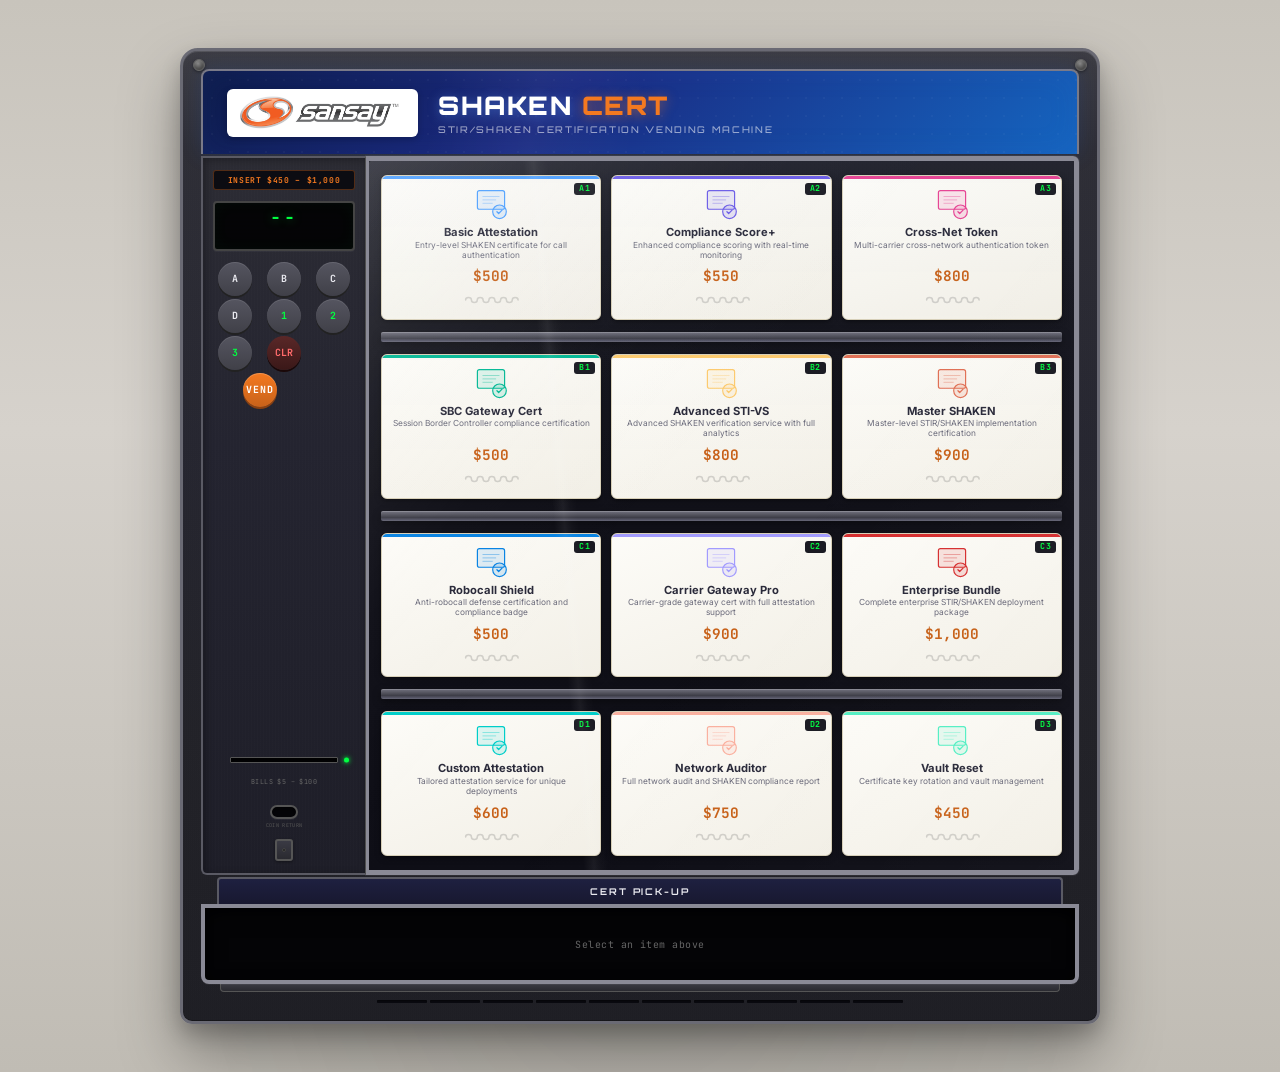
<file: index.html>
<!DOCTYPE html>
<html lang="en">
<head>
  <meta charset="UTF-8">
  <meta name="viewport" content="width=device-width, initial-scale=1.0">
  <title>Sansay SHAKEN Cert — Certification On Demand</title>
  <meta name="description" content="Get your STIR/SHAKEN certifications from the Sansay vending machine. Certification boosts on demand!">
  <link rel="preconnect" href="https://fonts.googleapis.com">
  <link rel="preconnect" href="https://fonts.gstatic.com" crossorigin>
  <link href="https://fonts.googleapis.com/css2?family=Inter:wght@400;500;600;700&family=JetBrains+Mono:wght@400;500;700&family=Orbitron:wght@500;700;900&display=swap" rel="stylesheet">
  <link rel="stylesheet" href="css/styles.css">
</head>
<body>
  <div class="page-bg">
    <div class="machine-outer" id="machine">

      <!-- ===== MARQUEE / TOP SIGNAGE ===== -->
      <header class="machine-marquee">
        <img src="assets/sansay-logo.jpg" alt="Sansay" class="marquee-logo">
        <div class="marquee-text">
          <h1>SHAKEN <span>CERT</span></h1>
          <p>STIR/SHAKEN Certification Vending Machine</p>
        </div>
      </header>

      <!-- ===== MACHINE CABINET ===== -->
      <div class="machine-cabinet">

        <!-- CONTROL PANEL (left on desktop, bottom on mobile) -->
        <aside class="control-panel">
          <div class="insert-label">INSERT $450 – $1,000</div>

          <div class="led-display">
            <div class="display-code" id="displayCode">--</div>
            <div class="display-price" id="displayPrice">&nbsp;</div>
          </div>

          <div class="keypad" id="keypad">
            <button data-key="A" class="key-letter">A</button>
            <button data-key="B" class="key-letter">B</button>
            <button data-key="C" class="key-letter">C</button>
            <button data-key="D" class="key-letter">D</button>
            <button data-key="1" class="key-number">1</button>
            <button data-key="2" class="key-number">2</button>
            <button data-key="3" class="key-number">3</button>
            <button data-key="clear" class="key-action key-clear">CLR</button>
            <button data-key="select" class="key-action key-select">VEND</button>
          </div>

          <div class="bill-slot">
            <div class="bill-slot-opening"></div>
            <span>BILLS $5 – $100</span>
          </div>

          <div class="coin-return"></div>

          <div class="panel-lock" aria-hidden="true"></div>
        </aside>

        <!-- GLASS DOOR (right on desktop, top on mobile) -->
        <main class="glass-door">
          <div class="glass-frame">
            <div class="glass-surface">
              <div class="items-grid" id="itemsGrid">
                <!-- Rendered by vending.js -->
              </div>
            </div>
            <!-- Glass reflection overlays -->
            <div class="glass-reflection"></div>
            <div class="glass-shine"></div>
          </div>
        </main>

      </div>

      <!-- ===== PICKUP TRAY ===== -->
      <div class="pickup-tray">
        <div class="tray-label">CERT PICK-UP</div>
        <div class="tray-area" id="trayArea">
          <div class="tray-instruction" id="trayInstruction">Select an item above</div>
        </div>
        <div class="tray-flap"></div>
      </div>

      <!-- Ventilation grille -->
      <div class="machine-vent" aria-hidden="true">
        <span></span><span></span><span></span><span></span><span></span>
        <span></span><span></span><span></span><span></span><span></span>
      </div>

    </div>
  </div>

  <script src="https://cdnjs.cloudflare.com/ajax/libs/gsap/3.12.5/gsap.min.js"></script>
  <script src="js/vending.js"></script>
</body>
</html>
</file>
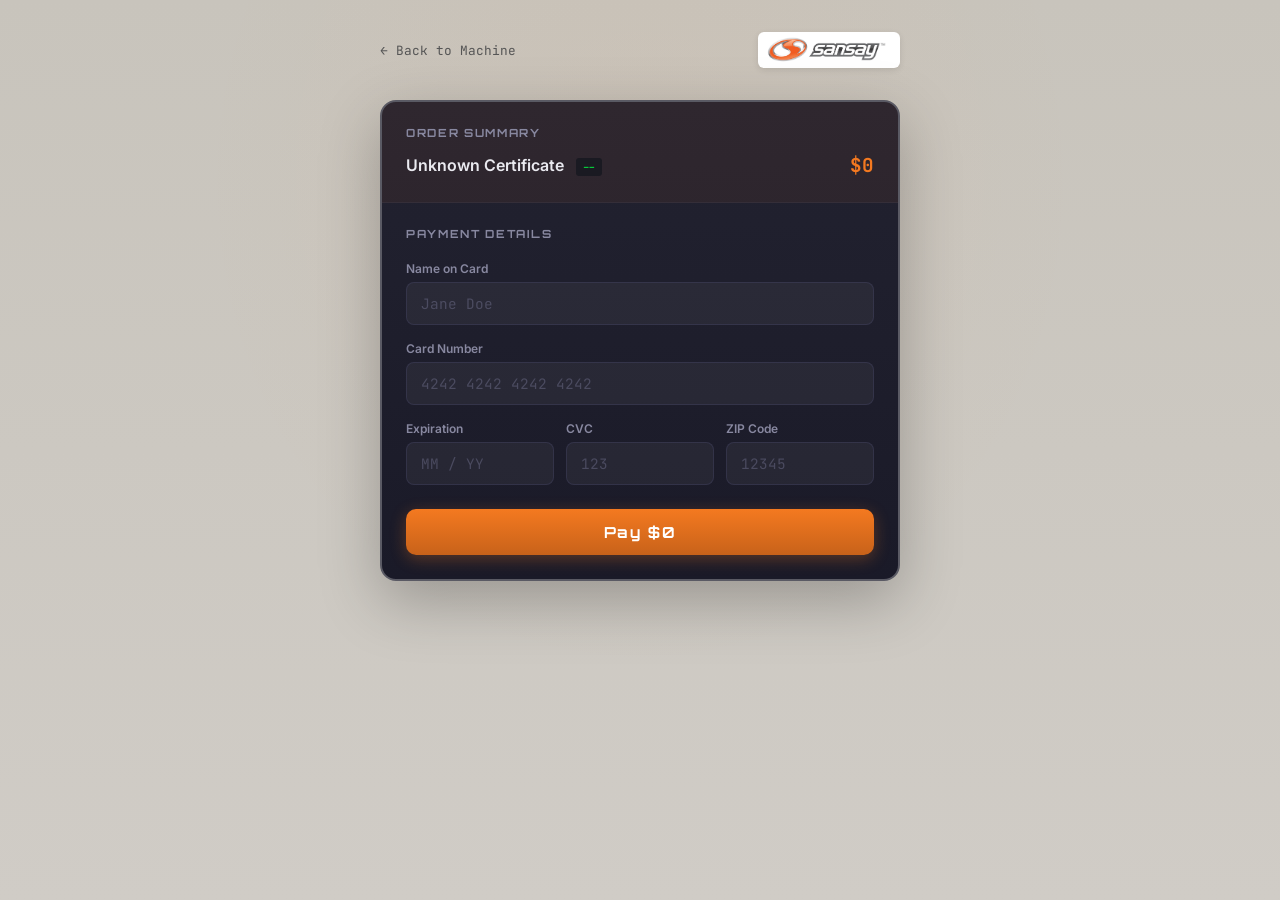
<file: checkout.html>
<!DOCTYPE html>
<html lang="en">
<head>
  <meta charset="UTF-8">
  <meta name="viewport" content="width=device-width, initial-scale=1.0">
  <title>Checkout — Sansay SHAKEN Cert</title>
  <link rel="preconnect" href="https://fonts.googleapis.com">
  <link rel="preconnect" href="https://fonts.gstatic.com" crossorigin>
  <link href="https://fonts.googleapis.com/css2?family=Inter:wght@400;500;600;700&family=JetBrains+Mono:wght@400;500;700&family=Orbitron:wght@500;700;900&display=swap" rel="stylesheet">
  <link rel="stylesheet" href="css/styles.css">
</head>
<body>
  <div class="checkout-page">

    <header class="checkout-header">
      <a href="index.html" class="back-link">&larr; Back to Machine</a>
      <img src="assets/sansay-logo.jpg" alt="Sansay" class="checkout-logo">
    </header>

    <main class="checkout-main">
      <div class="checkout-card">

        <!-- Order Summary -->
        <div class="order-summary">
          <h2>Order Summary</h2>
          <div class="order-item">
            <span>
              <span class="order-name" id="orderName">—</span>
              <span class="order-slot" id="orderSlot">--</span>
            </span>
            <span class="order-price" id="orderPrice">$0</span>
          </div>
        </div>

        <!-- Payment Form -->
        <form id="paymentForm" class="payment-form" autocomplete="off" novalidate>
          <h2>Payment Details</h2>

          <div class="form-group">
            <label for="cardName">Name on Card</label>
            <input type="text" id="cardName" placeholder="Jane Doe" required>
          </div>

          <div class="form-group">
            <label for="cardNumber">Card Number</label>
            <input type="text" id="cardNumber" inputmode="numeric" placeholder="4242 4242 4242 4242" maxlength="19" required>
          </div>

          <div class="form-row">
            <div class="form-group">
              <label for="cardExpiry">Expiration</label>
              <input type="text" id="cardExpiry" inputmode="numeric" placeholder="MM / YY" maxlength="7" required>
            </div>
            <div class="form-group">
              <label for="cardCvc">CVC</label>
              <input type="text" id="cardCvc" inputmode="numeric" placeholder="123" maxlength="4" required>
            </div>
            <div class="form-group">
              <label for="cardZip">ZIP Code</label>
              <input type="text" id="cardZip" inputmode="numeric" placeholder="12345" maxlength="10" required>
            </div>
          </div>

          <button type="submit" class="pay-button" id="payButton">
            Pay <span id="payAmount">$0</span>
          </button>
        </form>

        <!-- Success State -->
        <div class="success-message" id="successMessage">
          <div class="success-icon">
            <svg viewBox="0 0 24 24" fill="none" stroke="currentColor" stroke-width="2.5" stroke-linecap="round" stroke-linejoin="round">
              <path d="M20 6L9 17l-5-5"/>
            </svg>
          </div>
          <h2>Mock Purchase Complete!</h2>
          <p>This is a demo — no payment was processed.</p>
          <a href="index.html" class="back-button">Back to Vending Machine</a>
        </div>

      </div>
    </main>
  </div>

  <script src="js/checkout.js"></script>
</body>
</html>
</file>
<file: css/styles.css>
/* ============================================
   SANSAY SHAKEN CERT — Vending Machine UI
   V3: Warmer, lighter, more physical machine feel
   ============================================ */

:root {
  --sansay-orange: #F47920;
  --sansay-orange-light: #ff9a4a;
  --sansay-orange-dark: #c8621a;

  /* Machine body — warm charcoal metals */
  --frame-chrome: #8a8a96;
  --frame-light: #5a5a64;
  --frame-mid: #3a3a42;
  --frame-dark: #2a2a30;
  --frame-body: #222228;

  /* Interior */
  --interior-bg: #14141c;
  --interior-lit: #1a1a24;

  /* LED */
  --led-green: #00ff41;
  --led-amber: #ffb000;

  /* Certificates */
  --cert-bg: #fdfcf8;
  --cert-border: #d8d0b8;

  /* Text */
  --text-light: #eaeaf0;
  --text-muted: #8888a0;
  --success-green: #22c55e;

  /* Fonts */
  --font-display: 'Orbitron', sans-serif;
  --font-body: 'Inter', sans-serif;
  --font-mono: 'JetBrains Mono', monospace;
}

/* --- Reset --- */
*, *::before, *::after { box-sizing: border-box; margin: 0; padding: 0; }
html { font-size: 16px; -webkit-font-smoothing: antialiased; }
body {
  font-family: var(--font-body);
  color: var(--text-light);
  background: #d6d2cc;
  min-height: 100vh;
  overflow-x: hidden;
}

/* =============================================
   PAGE — like a well-lit lobby / showroom floor
   ============================================= */
.page-bg {
  width: 100%;
  min-height: 100vh;
  padding: 3rem 1.5rem;
  display: flex;
  align-items: center;
  justify-content: center;
  /* Warm, neutral room background */
  background:
    radial-gradient(ellipse at 50% 80%, rgba(0,0,0,0.08) 0%, transparent 50%),
    linear-gradient(180deg, #c8c4bc 0%, #d6d2cc 40%, #c0bcb4 100%);
}

/* =============================================
   MACHINE OUTER — the full physical cabinet
   ============================================= */
.machine-outer {
  width: 100%;
  max-width: 880px;
  /* Thick metallic cabinet body with brushed texture */
  background:
    /* Brushed metal vertical lines */
    repeating-linear-gradient(
      90deg,
      rgba(255,255,255,0.01) 0px,
      transparent 1px,
      transparent 2px
    ),
    linear-gradient(180deg, #3c3c44 0%, #2e2e36 10%, #262630 40%, #222228 70%, #1e1e24 100%);
  border-radius: 18px 18px 12px 12px;
  /* Chrome trim on outside edge */
  border: 3px solid #6a6a74;
  box-shadow:
    /* Floor shadow */
    0 30px 60px rgba(0, 0, 0, 0.35),
    0 10px 20px rgba(0, 0, 0, 0.2),
    /* Chrome highlight on top edge */
    inset 0 1px 0 rgba(255,255,255,0.12),
    inset 0 -1px 0 rgba(0,0,0,0.3);
  /* Visible padding = the cabinet body around the inner components */
  padding: 16px;
  position: relative;
}

/* Corner screws */
.machine-outer::before,
.machine-outer::after {
  content: '';
  position: absolute;
  width: 12px;
  height: 12px;
  border-radius: 50%;
  background: radial-gradient(circle at 40% 35%, #888 0%, #555 50%, #333 100%);
  border: 1px solid #666;
  z-index: 20;
  box-shadow: inset 0 1px 2px rgba(255,255,255,0.2), 0 1px 3px rgba(0,0,0,0.4);
}
.machine-outer::before { top: 8px; left: 10px; }
.machine-outer::after  { top: 8px; right: 10px; }

/* =====================
   MARQUEE / TOP SIGNAGE
   ===================== */
.machine-marquee {
  position: relative;
  background: linear-gradient(135deg, #0d1b4a 0%, #1a2980 40%, #1565c0 100%);
  padding: 1.1rem 1.5rem;
  border-radius: 8px 8px 0 0;
  display: flex;
  align-items: center;
  gap: 1.25rem;
  overflow: hidden;
  /* Chrome trim around marquee */
  border: 2px solid #7a7a88;
  border-bottom: none;
  /* Internal signage glow */
  box-shadow:
    0 0 20px rgba(30, 80, 180, 0.2),
    inset 0 0 30px rgba(50, 100, 200, 0.1);
}

.machine-marquee::before {
  content: '';
  position: absolute;
  inset: 0;
  background-image: radial-gradient(circle, rgba(255,255,255,0.03) 1px, transparent 1px);
  background-size: 18px 18px;
  pointer-events: none;
}

.machine-marquee::after {
  content: '';
  position: absolute;
  top: 0; left: -50%; width: 200%; height: 100%;
  background: linear-gradient(100deg, transparent 38%, rgba(255,255,255,0.04) 44%, transparent 50%);
  animation: marquee-shimmer 5s ease-in-out infinite;
  pointer-events: none;
}

.marquee-logo {
  height: 48px;
  width: auto;
  background: #fff;
  padding: 5px 10px;
  border-radius: 6px;
  flex-shrink: 0;
  position: relative;
  z-index: 1;
  box-shadow: 0 2px 6px rgba(0,0,0,0.2);
}

.marquee-text { position: relative; z-index: 1; }

.marquee-text h1 {
  font-family: var(--font-display);
  font-weight: 900;
  font-size: 1.6rem;
  letter-spacing: 0.06em;
  color: #fff;
  text-shadow: 0 2px 12px rgba(100, 160, 255, 0.4);
  line-height: 1.1;
}

.marquee-text h1 span {
  color: var(--sansay-orange);
  text-shadow: 0 2px 12px rgba(244, 121, 32, 0.5);
}

.marquee-text p {
  font-family: var(--font-display);
  font-size: 0.58rem;
  font-weight: 500;
  letter-spacing: 0.18em;
  text-transform: uppercase;
  color: rgba(255,255,255,0.55);
  margin-top: 0.3rem;
}

/* =====================
   MACHINE CABINET BODY
   ===================== */
.machine-cabinet {
  display: flex;
  min-height: 480px;
  /* Slight gap from marquee to show the frame */
  margin-top: 2px;
  position: relative;
}

/* =====================
   CONTROL PANEL (left)
   ===================== */
.control-panel {
  width: 155px;
  flex-shrink: 0;
  background:
    /* Brushed metal texture */
    repeating-linear-gradient(
      90deg,
      rgba(255,255,255,0.015) 0px,
      transparent 1px,
      transparent 3px
    ),
    linear-gradient(180deg, #2c2c34 0%, #242430 40%, #1e1e28 100%);
  padding: 0.75rem 0.6rem;
  display: flex;
  flex-direction: column;
  gap: 0.65rem;
  /* Recessed panel look with chrome border */
  border: 2px solid #5a5a64;
  border-right: 1px solid #444;
  border-radius: 0 0 0 6px;
  box-shadow: inset 2px 2px 8px rgba(0,0,0,0.3);
}

.insert-label {
  font-family: var(--font-mono);
  font-size: 0.5rem;
  font-weight: 700;
  letter-spacing: 0.08em;
  color: var(--sansay-orange);
  background: #0c0c12;
  padding: 0.25rem 0.35rem;
  border-radius: 3px;
  text-align: center;
  border: 1px solid rgba(244, 121, 32, 0.3);
}

/* LED Display */
.led-display {
  background: #040406;
  border: 2px solid #444;
  border-radius: 4px;
  padding: 0.4rem;
  text-align: center;
  position: relative;
  overflow: hidden;
  box-shadow: inset 0 0 16px rgba(0, 255, 65, 0.04), 0 1px 0 rgba(255,255,255,0.04);
}

.led-display::before {
  content: '';
  position: absolute;
  inset: 0;
  background: repeating-linear-gradient(0deg, transparent, transparent 2px, rgba(0,0,0,0.1) 2px, rgba(0,0,0,0.1) 4px);
  pointer-events: none;
  z-index: 1;
}

.display-code {
  font-family: var(--font-mono);
  font-size: 1.15rem;
  font-weight: 700;
  color: var(--led-green);
  text-shadow: 0 0 10px rgba(0, 255, 65, 0.5);
  letter-spacing: 0.15em;
  line-height: 1;
  position: relative;
  z-index: 2;
}

.display-price {
  font-family: var(--font-mono);
  font-size: 0.62rem;
  color: var(--led-amber);
  text-shadow: 0 0 8px rgba(255, 176, 0, 0.4);
  margin-top: 0.15rem;
  min-height: 1em;
  position: relative;
  z-index: 2;
}

/* Keypad */
.keypad {
  display: grid;
  grid-template-columns: repeat(3, 1fr);
  gap: 3px;
}

.keypad button {
  font-family: var(--font-mono);
  font-size: 0.58rem;
  font-weight: 700;
  border: none;
  border-radius: 50%;
  width: 32px;
  height: 32px;
  padding: 0;
  cursor: pointer;
  transition: all 0.1s ease;
  text-transform: uppercase;
  justify-self: center;
  display: flex;
  align-items: center;
  justify-content: center;
}

.key-letter {
  background: linear-gradient(180deg, #555560, #404048);
  color: var(--text-light);
  border: 1px solid #666;
  box-shadow: 0 2px 0 #222, inset 0 1px 0 rgba(255,255,255,0.1);
}

.key-number {
  background: linear-gradient(180deg, #555560, #404048);
  color: var(--led-green);
  border: 1px solid #666;
  box-shadow: 0 2px 0 #222, inset 0 1px 0 rgba(255,255,255,0.1);
}

.key-clear {
  background: linear-gradient(180deg, #5a2828, #3a1818);
  color: #ff6b6b;
  border: 1px solid rgba(180, 60, 60, 0.4);
  box-shadow: 0 2px 0 #1a0808;
}

.key-select {
  grid-column: span 2;
  border-radius: 14px;
  width: auto;
  height: 30px;
  background: linear-gradient(180deg, var(--sansay-orange), var(--sansay-orange-dark));
  color: #fff;
  font-size: 0.6rem;
  letter-spacing: 0.1em;
  border: 1px solid rgba(255, 160, 60, 0.5);
  box-shadow: 0 2px 0 #8a4010, inset 0 1px 0 rgba(255,255,255,0.2);
}

.keypad button:hover { filter: brightness(1.15); }
.keypad button:active { transform: translateY(2px); box-shadow: none; }

/* Bill Slot */
.bill-slot { margin-top: auto; text-align: center; }

.bill-slot-opening {
  width: 75%;
  height: 6px;
  margin: 0 auto 0.3rem;
  background: #020204;
  border: 1px solid #555;
  border-radius: 1px;
  box-shadow: inset 0 2px 6px rgba(0,0,0,0.8);
  position: relative;
}

/* Green LED indicator light next to bill slot */
.bill-slot-opening::after {
  content: '';
  position: absolute;
  right: -12px;
  top: 50%;
  transform: translateY(-50%);
  width: 5px;
  height: 5px;
  border-radius: 50%;
  background: var(--led-green);
  box-shadow: 0 0 4px var(--led-green), 0 0 8px rgba(0, 255, 65, 0.3);
  animation: pulse-led 2s ease-in-out infinite;
}

.bill-slot span {
  font-family: var(--font-mono);
  font-size: 0.42rem;
  color: #666;
  letter-spacing: 0.06em;
}

/* Coin Return */
.coin-return {
  width: 28px;
  height: 14px;
  margin: 0.4rem auto 0;
  background: #050508;
  border: 2px solid #555;
  border-radius: 10px;
  box-shadow: inset 0 2px 4px rgba(0,0,0,0.6), 0 1px 0 rgba(255,255,255,0.05);
  position: relative;
}

/* Small label below coin return */
.coin-return::after {
  content: 'COIN RETURN';
  position: absolute;
  bottom: -12px;
  left: 50%;
  transform: translateX(-50%);
  font-family: var(--font-mono);
  font-size: 0.32rem;
  color: #555;
  letter-spacing: 0.06em;
  white-space: nowrap;
}

/* Lock / handle detail at bottom of panel */
.panel-lock {
  width: 18px;
  height: 22px;
  margin: 0.6rem auto 0;
  border: 2px solid #555;
  border-radius: 3px;
  background: linear-gradient(180deg, #3a3a44, #2a2a30);
  position: relative;
  box-shadow: 0 1px 3px rgba(0,0,0,0.4);
}
.panel-lock::before {
  content: '';
  position: absolute;
  top: 50%;
  left: 50%;
  transform: translate(-50%, -50%);
  width: 4px;
  height: 4px;
  border-radius: 50%;
  background: #222;
  border: 1px solid #444;
}

@keyframes pulse-led {
  0%, 100% { opacity: 1; }
  50% { opacity: 0.5; }
}

/* ===================================================
   GLASS DOOR — main product display
   =================================================== */
.glass-door {
  flex: 1;
  padding: 0;
  position: relative;
}

/* Chrome frame around the glass pane */
.glass-frame {
  position: relative;
  height: 100%;
  border: 5px solid var(--frame-chrome);
  border-left: 3px solid var(--frame-chrome);
  border-radius: 0 6px 6px 0;
  overflow: hidden;
  box-shadow:
    inset 0 0 0 1px rgba(0,0,0,0.3),
    0 0 0 1px rgba(255,255,255,0.06),
    inset 0 0 20px rgba(0,0,0,0.2);
}

/* Interior — lit from inside like a real machine */
.glass-surface {
  position: relative;
  z-index: 1;
  height: 100%;
  background:
    /* Top fluorescent light glow */
    linear-gradient(180deg,
      rgba(200, 210, 240, 0.06) 0%,
      rgba(200, 210, 240, 0.02) 8%,
      transparent 20%
    ),
    /* Base interior color */
    linear-gradient(180deg, #16161e, #12121a, #0e0e16);
  padding: 0.85rem 0.75rem;
  overflow-y: auto;
}

/* === GLASS REFLECTION — the key "behind glass" effect === */
.glass-reflection {
  position: absolute;
  inset: 0;
  z-index: 5;
  pointer-events: none;
  border-radius: 2px;
  /* Strong diagonal reflection band */
  background:
    /* Primary reflection — bright diagonal */
    linear-gradient(
      130deg,
      rgba(255,255,255,0.14) 0%,
      rgba(255,255,255,0.06) 15%,
      rgba(255,255,255,0.01) 30%,
      transparent 45%,
      transparent 55%,
      rgba(255,255,255,0.01) 70%,
      rgba(255,255,255,0.03) 100%
    ),
    /* Subtle overall glass tint */
    linear-gradient(180deg, rgba(180, 210, 255, 0.03), transparent 50%);
}

/* Thin bright reflection streak */
.glass-shine {
  position: absolute;
  top: -80%;
  left: 18%;
  width: 25%;
  height: 280%;
  z-index: 6;
  pointer-events: none;
  background: linear-gradient(
    to bottom right,
    transparent 43%,
    rgba(255,255,255,0.06) 46%,
    rgba(255,255,255,0.02) 48%,
    transparent 50%
  );
  transform: rotate(-10deg);
}

/* =====================
   ITEMS GRID
   ===================== */
.items-grid {
  display: grid;
  grid-template-columns: repeat(3, 1fr);
  gap: 0.65rem;
  position: relative;
}

/* =====================
   SHELF DIVIDERS — thick metal shelves
   ===================== */
.shelf-row {
  grid-column: 1 / -1;
  height: 10px;
  background: linear-gradient(
    180deg,
    #7a7a86 0%,
    #666672 15%,
    #4e4e58 45%,
    #3e3e48 65%,
    #58586a 90%,
    #6a6a78 100%
  );
  border-radius: 2px;
  box-shadow:
    0 3px 8px rgba(0,0,0,0.4),
    inset 0 1px 0 rgba(255,255,255,0.15);
  margin: 0.1rem 0;
}

/* =====================
   ITEM CARDS — certificates on shelves
   ===================== */
.item-card {
  background: linear-gradient(160deg, var(--cert-bg) 0%, #f2efe6 100%);
  border: 1px solid var(--cert-border);
  border-radius: 6px;
  padding: 0.65rem 0.5rem 0.5rem;
  cursor: pointer;
  position: relative;
  transition: transform 0.2s ease, box-shadow 0.2s ease;
  display: flex;
  flex-direction: column;
  align-items: center;
  text-align: center;
  overflow: hidden;
  z-index: 2;
  box-shadow: 0 2px 6px rgba(0,0,0,0.35), 0 1px 2px rgba(0,0,0,0.2);
}

.item-card::before {
  content: '';
  position: absolute;
  top: 0; left: 0; right: 0;
  height: 3px;
  background: var(--item-accent, var(--sansay-orange));
  border-radius: 6px 6px 0 0;
}

.item-card:hover {
  transform: translateY(-2px) scale(1.03);
  box-shadow:
    0 8px 20px rgba(0, 0, 0, 0.4),
    0 0 0 1.5px var(--item-accent, var(--sansay-orange)),
    0 0 12px color-mix(in srgb, var(--item-accent, var(--sansay-orange)) 25%, transparent);
  z-index: 4;
}

.item-card.selected {
  box-shadow:
    0 0 0 2px var(--sansay-orange),
    0 0 20px rgba(244, 121, 32, 0.35);
  z-index: 4;
}

.item-slot-code {
  position: absolute;
  top: 7px;
  right: 5px;
  font-family: var(--font-mono);
  font-size: 0.52rem;
  font-weight: 700;
  color: var(--led-green);
  background: #1a1a22;
  padding: 1px 5px;
  border-radius: 3px;
  letter-spacing: 0.05em;
  line-height: 1.2;
}

.item-cert-icon {
  width: 30px;
  height: 30px;
  margin-bottom: 0.25rem;
  color: var(--item-accent, var(--sansay-orange));
  flex-shrink: 0;
}
.item-cert-icon svg { width: 100%; height: 100%; }

.item-name {
  font-family: var(--font-body);
  font-weight: 700;
  font-size: 0.65rem;
  color: #2a2a3a;
  line-height: 1.15;
  margin-bottom: 0.12rem;
}

.item-desc {
  font-size: 0.5rem;
  color: #6a6a7a;
  line-height: 1.2;
  margin-bottom: 0.35rem;
}

.item-price {
  font-family: var(--font-mono);
  font-weight: 700;
  font-size: 0.9rem;
  color: var(--sansay-orange-dark);
  margin-top: auto;
}

.item-coil {
  width: 70%;
  margin-top: 0.25rem;
  opacity: 0.22;
}
.item-coil svg { width: 100%; height: 10px; }

/* =====================
   PICKUP TRAY
   ===================== */
.pickup-tray {
  margin-top: 2px;
  position: relative;
}

.tray-label {
  font-family: var(--font-display);
  font-size: 0.58rem;
  font-weight: 700;
  letter-spacing: 0.2em;
  color: var(--text-light);
  text-align: center;
  padding: 0.45rem;
  background: linear-gradient(180deg, #1e2040, #181830);
  border: 2px solid #5a5a64;
  border-bottom: none;
  margin: 0 1rem;
  border-radius: 4px 4px 0 0;
}

.tray-area {
  min-height: 80px;
  background: #040406;
  border: 4px solid var(--frame-chrome);
  border-radius: 0 0 8px 8px;
  display: flex;
  align-items: center;
  justify-content: center;
  box-shadow:
    inset 0 6px 20px rgba(0,0,0,0.6),
    inset 0 -2px 8px rgba(0,0,0,0.3),
    0 1px 0 rgba(255,255,255,0.05);
  position: relative;
  overflow: hidden;
}

.tray-instruction {
  font-family: var(--font-mono);
  font-size: 0.62rem;
  color: #666;
  letter-spacing: 0.05em;
  animation: pulse-text 2s ease-in-out infinite;
}

.tray-cert {
  display: flex;
  align-items: center;
  gap: 1rem;
  background: linear-gradient(135deg, var(--cert-bg), #f0ece2);
  border: 1px solid var(--cert-border);
  border-radius: 8px;
  padding: 0.65rem 1rem;
  cursor: pointer;
  transition: transform 0.2s ease;
  max-width: 90%;
  box-shadow: 0 4px 14px rgba(0,0,0,0.3);
}

.tray-cert:hover { transform: scale(1.03); }

.tray-cert-name {
  font-weight: 700;
  font-size: 0.78rem;
  color: #2a2a3a;
}

.tray-cert-price {
  font-family: var(--font-mono);
  font-weight: 700;
  font-size: 0.82rem;
  color: var(--sansay-orange-dark);
}

.tray-cert-action {
  font-family: var(--font-mono);
  font-size: 0.52rem;
  font-weight: 700;
  color: var(--sansay-orange);
  letter-spacing: 0.08em;
  animation: pulse-text 1.5s ease-in-out infinite;
  white-space: nowrap;
}

.tray-flap {
  height: 8px;
  margin: 0 1.2rem;
  background: linear-gradient(180deg, var(--frame-mid), var(--frame-dark));
  border-radius: 0 0 4px 4px;
  border: 1px solid #555;
  border-top: none;
}

/* Ventilation grille at bottom of machine */
.machine-vent {
  display: flex;
  justify-content: center;
  gap: 3px;
  margin-top: 8px;
  padding: 0 20%;
}
.machine-vent span {
  flex: 1;
  height: 3px;
  background: #0a0a10;
  border-radius: 1px;
  box-shadow: inset 0 1px 2px rgba(0,0,0,0.5);
}

/* =====================
   CHECKOUT PAGE
   ===================== */
.checkout-page {
  min-height: 100vh;
  background:
    radial-gradient(ellipse at 50% 20%, rgba(244, 121, 32, 0.04) 0%, transparent 50%),
    linear-gradient(180deg, #c8c4bc, #d0ccc6);
  display: flex;
  flex-direction: column;
  align-items: center;
  padding: 2rem 1rem;
}

.checkout-header {
  width: 100%;
  max-width: 520px;
  display: flex;
  align-items: center;
  justify-content: space-between;
  margin-bottom: 2rem;
}

.back-link {
  font-family: var(--font-mono);
  font-size: 0.8rem;
  color: #555;
  text-decoration: none;
  transition: color 0.2s;
}
.back-link:hover { color: var(--sansay-orange); }

.checkout-logo {
  height: 36px;
  background: #fff;
  padding: 4px 8px;
  border-radius: 6px;
  box-shadow: 0 2px 6px rgba(0,0,0,0.1);
}

.checkout-main {
  width: 100%;
  max-width: 520px;
}

.checkout-card {
  background: linear-gradient(180deg, #222230, #1a1a28);
  border: 2px solid #5a5a64;
  border-radius: 16px;
  overflow: hidden;
  box-shadow: 0 20px 60px rgba(0,0,0,0.25);
}

.order-summary {
  padding: 1.5rem;
  background: rgba(244, 121, 32, 0.06);
  border-bottom: 1px solid rgba(80, 80, 100, 0.2);
}

.order-summary h2 {
  font-family: var(--font-display);
  font-size: 0.7rem;
  letter-spacing: 0.15em;
  color: var(--text-muted);
  text-transform: uppercase;
  margin-bottom: 0.75rem;
}

.order-item {
  display: flex;
  justify-content: space-between;
  align-items: center;
}

.order-name {
  font-weight: 600;
  font-size: 1rem;
  color: var(--text-light);
}

.order-slot {
  font-family: var(--font-mono);
  font-size: 0.7rem;
  color: var(--led-green);
  background: #1a1a22;
  padding: 2px 6px;
  border-radius: 3px;
  margin-left: 0.5rem;
}

.order-price {
  font-family: var(--font-mono);
  font-weight: 700;
  font-size: 1.2rem;
  color: var(--sansay-orange);
}

.payment-form { padding: 1.5rem; }

.payment-form h2 {
  font-family: var(--font-display);
  font-size: 0.7rem;
  letter-spacing: 0.15em;
  color: var(--text-muted);
  text-transform: uppercase;
  margin-bottom: 1.25rem;
}

.form-group { margin-bottom: 1rem; }

.form-group label {
  display: block;
  font-size: 0.75rem;
  font-weight: 600;
  color: var(--text-muted);
  margin-bottom: 0.35rem;
}

.form-group input {
  width: 100%;
  padding: 0.7rem 0.85rem;
  background: rgba(255,255,255,0.05);
  border: 1px solid rgba(80, 80, 120, 0.3);
  border-radius: 8px;
  color: var(--text-light);
  font-family: var(--font-mono);
  font-size: 0.9rem;
  transition: border-color 0.2s, box-shadow 0.2s;
  outline: none;
}

.form-group input::placeholder { color: rgba(128, 128, 160, 0.4); }

.form-group input:focus {
  border-color: var(--sansay-orange);
  box-shadow: 0 0 0 3px rgba(244, 121, 32, 0.15);
}

.form-row {
  display: grid;
  grid-template-columns: 1fr 1fr 1fr;
  gap: 0.75rem;
}

.pay-button {
  width: 100%;
  padding: 0.85rem;
  margin-top: 0.5rem;
  background: linear-gradient(180deg, var(--sansay-orange), var(--sansay-orange-dark));
  color: #fff;
  font-family: var(--font-display);
  font-size: 0.95rem;
  font-weight: 700;
  letter-spacing: 0.1em;
  border: none;
  border-radius: 10px;
  cursor: pointer;
  transition: transform 0.15s, box-shadow 0.15s, filter 0.15s;
  box-shadow: 0 4px 16px rgba(244, 121, 32, 0.3);
}

.pay-button:hover {
  filter: brightness(1.1);
  transform: translateY(-1px);
  box-shadow: 0 6px 24px rgba(244, 121, 32, 0.4);
}

.pay-button:active {
  transform: translateY(1px);
  box-shadow: 0 2px 8px rgba(244, 121, 32, 0.3);
}

.success-message {
  display: none;
  flex-direction: column;
  align-items: center;
  text-align: center;
  padding: 3rem 1.5rem;
  animation: fadeInUp 0.5s ease;
}

.success-icon {
  width: 72px;
  height: 72px;
  border-radius: 50%;
  background: linear-gradient(135deg, var(--success-green), #16a34a);
  display: flex;
  align-items: center;
  justify-content: center;
  margin-bottom: 1.25rem;
  box-shadow: 0 0 30px rgba(34, 197, 94, 0.3);
}
.success-icon svg { width: 36px; height: 36px; color: #fff; }

.success-message h2 {
  font-family: var(--font-display);
  font-size: 1.1rem;
  color: var(--text-light);
  margin-bottom: 0.5rem;
}

.success-message p {
  font-size: 0.85rem;
  color: var(--text-muted);
  margin-bottom: 1.5rem;
}

.back-button {
  display: inline-block;
  padding: 0.65rem 1.5rem;
  background: rgba(255,255,255,0.06);
  border: 1px solid rgba(80, 80, 120, 0.25);
  border-radius: 8px;
  color: var(--sansay-orange);
  font-family: var(--font-mono);
  font-size: 0.8rem;
  font-weight: 600;
  text-decoration: none;
  transition: all 0.2s;
}

.back-button:hover {
  background: rgba(244, 121, 32, 0.1);
  border-color: var(--sansay-orange);
}

/* =====================
   ANIMATIONS
   ===================== */
@keyframes marquee-shimmer {
  0%, 100% { transform: translateX(-5%); }
  50% { transform: translateX(5%); }
}

@keyframes pulse-text {
  0%, 100% { opacity: 0.4; }
  50% { opacity: 1; }
}

@keyframes fadeInUp {
  from { opacity: 0; transform: translateY(20px); }
  to { opacity: 1; transform: translateY(0); }
}

/* =====================
   RESPONSIVE
   ===================== */

@media (max-width: 768px) {
  .page-bg { padding: 1rem 0.5rem; align-items: flex-start; }

  .machine-outer {
    border-radius: 14px 14px 10px 10px;
    padding: 12px;
  }

  .machine-outer::before,
  .machine-outer::after { display: none; }

  .machine-marquee {
    padding: 0.85rem 1rem;
    gap: 0.8rem;
    border-radius: 7px 7px 0 0;
  }
  .marquee-logo { height: 38px; }
  .marquee-text h1 { font-size: 1.2rem; }

  .machine-cabinet {
    flex-direction: column-reverse;
    min-height: auto;
  }

  .control-panel {
    width: 100%;
    display: grid;
    grid-template-columns: 1fr 1fr;
    grid-template-rows: auto auto auto;
    gap: 0.4rem 0.6rem;
    padding: 0.8rem;
    border-right: none;
    border-radius: 0;
    border-top: 3px solid var(--frame-chrome);
    box-shadow: inset 0 2px 8px rgba(0,0,0,0.3);
  }

  .insert-label { display: none; }

  /* Left column: bill slot → LED → coin return (top to bottom) */
  .bill-slot {
    grid-column: 1;
    grid-row: 1;
    margin-top: 0;
    display: flex;
    align-items: center;
    gap: 0.4rem;
    align-self: center;
  }
  .bill-slot-opening {
    width: 45px;
    height: 5px;
    margin: 0;
  }
  .bill-slot-opening::after {
    right: -10px;
    width: 4px;
    height: 4px;
  }
  .bill-slot span { font-size: 0.36rem; white-space: nowrap; margin-left: 8px; }

  .led-display {
    grid-column: 1;
    grid-row: 2;
    min-width: 0;
    padding: 0.35rem;
    align-self: center;
  }
  .display-code { font-size: 1.1rem; }

  .coin-return {
    grid-column: 1;
    grid-row: 3;
    width: 24px;
    height: 12px;
    margin: 0;
    position: relative;
    align-self: center;
  }
  .coin-return::after { font-size: 0.3rem; bottom: -12px; }

  .panel-lock {
    grid-column: 1;
    grid-row: 3;
    width: 14px;
    height: 18px;
    margin: 0;
    justify-self: end;
    align-self: center;
  }

  /* Right column: keypad spans all rows */
  .keypad {
    grid-column: 2;
    grid-row: 1 / -1;
    gap: 4px;
    align-self: center;
    justify-self: end;
    max-width: 200px;
  }
  .keypad button { border-radius: 50%; width: 30px; height: 30px; }
  .key-select { border-radius: 14px; width: auto; height: 28px; }

  .glass-frame { border-radius: 0 0 6px 6px; border-left-width: 5px; }
  .glass-surface { padding: 0.6rem; }
  .items-grid { gap: 0.45rem; }

  .item-card {
    padding: 0.45rem 0.35rem 0.35rem;
    box-shadow: 0 2px 5px rgba(0,0,0,0.35);
  }
  .item-cert-icon { width: 22px; height: 22px; margin-bottom: 0.15rem; }
  .item-name { font-size: 0.58rem; }
  .item-desc { display: none; }
  .item-price { font-size: 0.78rem; }
  .item-slot-code { font-size: 0.46rem; top: 4px; right: 3px; }
  .item-coil { display: none; }

  .shelf-row { height: 6px; }

  .tray-label { margin: 0 0.5rem; font-size: 0.48rem; }
  .tray-area { min-height: 58px; }
  .tray-cert { gap: 0.5rem; padding: 0.5rem 0.8rem; }
  .tray-cert-name { font-size: 0.68rem; }
}

@media (max-width: 420px) {
  .page-bg { padding: 0.5rem; }

  .machine-outer {
    border-radius: 10px;
    padding: 8px;
  }

  .machine-marquee { border-radius: 5px 5px 0 0; }
  .marquee-text h1 { font-size: 1rem; }
  .marquee-text p { font-size: 0.48rem; }

  .items-grid { gap: 0.35rem; }
  .item-card { padding: 0.35rem 0.3rem; }
  .item-cert-icon { width: 18px; height: 18px; }
  .item-name { font-size: 0.52rem; }
  .item-price { font-size: 0.7rem; }

  .keypad { min-width: 130px; }
  .keypad button { width: 26px; height: 26px; font-size: 0.52rem; }
  .key-select { height: 24px; font-size: 0.52rem; }

  .tray-cert { flex-direction: column; gap: 0.25rem; text-align: center; }

  .form-row { grid-template-columns: 1fr 1fr; }
  .form-row .form-group:last-child { grid-column: 1 / -1; }
}

@media (min-width: 1024px) {
  .machine-outer { max-width: 920px; padding: 18px; }
  .control-panel { width: 165px; }
  .keypad button { width: 34px; height: 34px; font-size: 0.62rem; }
  .key-select { height: 32px; }
  .item-card { padding: 0.75rem 0.6rem 0.6rem; }
  .item-cert-icon { width: 34px; height: 34px; }
  .item-name { font-size: 0.7rem; }
  .item-desc { font-size: 0.52rem; }
}

@media (hover: none) {
  .item-card:hover { transform: none; box-shadow: 0 2px 6px rgba(0,0,0,0.35); }
  .item-card:active {
    transform: scale(0.97);
    box-shadow: 0 0 0 2px var(--sansay-orange), 0 0 12px rgba(244, 121, 32, 0.2);
  }
}
</file>
